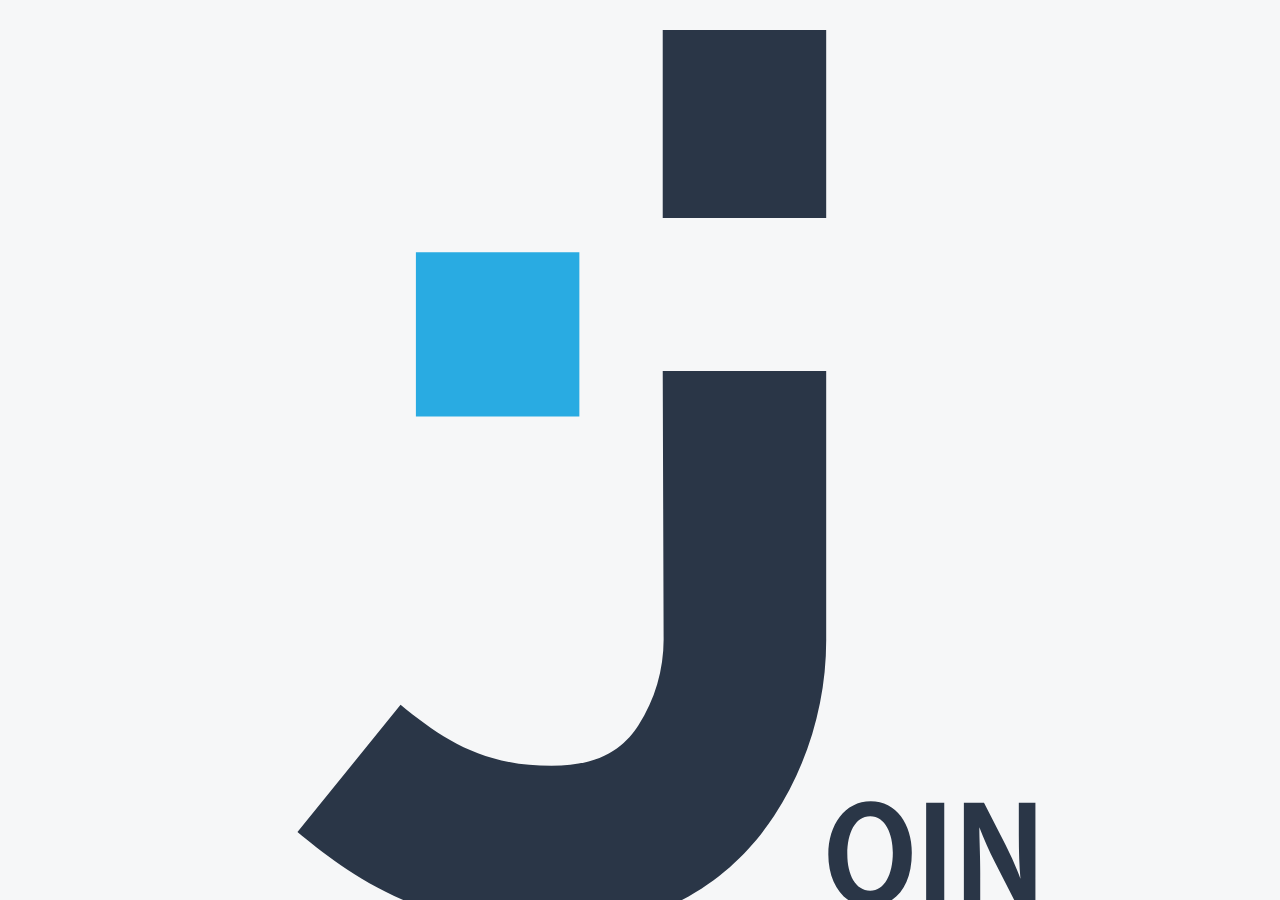
<file: index.html>
<!DOCTYPE html>
<html lang="en">
  <head>
    <meta charset="UTF-8" />
    <meta name="viewport" content="width=device-width, initial-scale=1.0" />
    <link rel="stylesheet" href="./styles/scrollbar.css" />
    <link rel="stylesheet" href="styles/fonts.css" />
    <link rel="stylesheet" href="styles/main.css" />
    <link rel="icon" type="image/x-icon" href="assets/img/join_logo_dark.png"/>
    <title>Join | Home</title>
    <script src="js/storage.js"></script>
    <script src="script.js"></script>
  </head>
  <body onload="init();">
    <div class="main-page">
      <div class="loading-screen">
        <img class="logo" src="assets/img/join_logo.svg" />
      </div>
      <div class="loading-screen-mobile">
        <img class="logo" src="assets/img/join_logo_white.svg" />
      </div>
      <div class="signup-container">
        <span>Not a Join user?</span>
        <a href="signup.html">
          <button class="sign-btn">Sign up</button>
        </a>
      </div>
      <div class="login-container">
        <h1>Log in</h1>
        <form id="login-form" onsubmit="loginUser(); return false;">
          <div class="line"></div>
          <div class="input-container">
            <input id="email" type="email" placeholder="Email" />
            <input
              id="password"
              class=""
              type="password"
              placeholder="Password"
            />
            <span id="error" style="display: none"
              >Ups! Wrong password. Try again.
            </span>
          </div>
          <div class="options">
            <div class="remember-container">
              <input id="remember" type="checkbox" />
              <label for="remember">Remember me</label>
            </div>
            <a href="forgot.html" id="remember-link">I forgot my password</a>
          </div>
          <div class="login-buttons">
            <button type="submit" id="login">Log in</button>
            <button type="button" id="guest-login" onclick="guestUser();">
              Guest Log in
            </button>
          </div>
        </form>
      </div>
      <footer class="footer">
        <a target="_blank" href="privacy_police.html">Privacy Policy</a>
        <a target="_blank" href="legal_notice.html">Legal Notice</a>
      </footer>
    </div>
  </body>
</html>
</file>
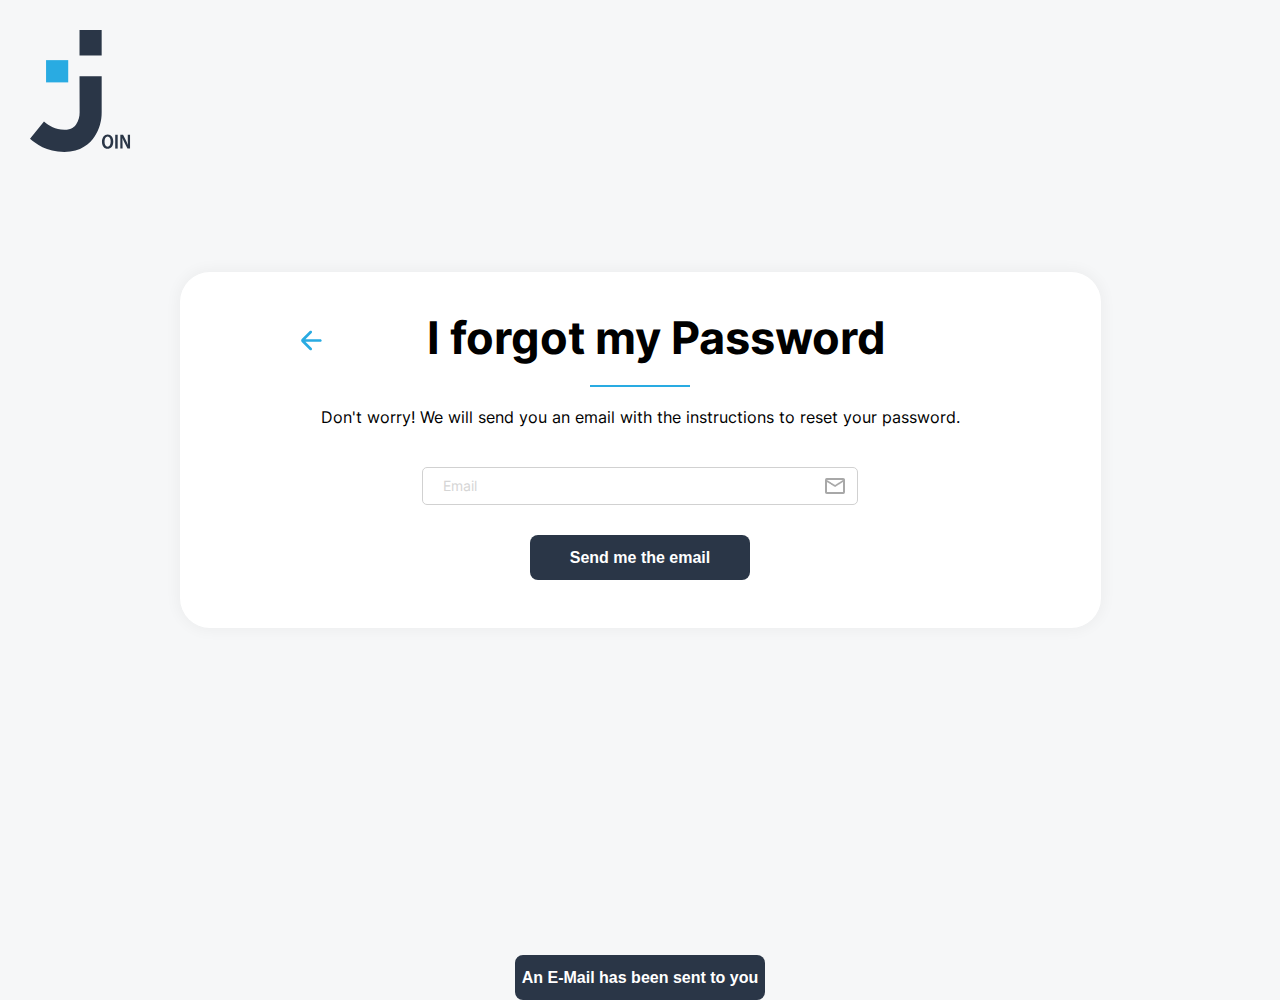
<file: forgot.html>
<!DOCTYPE html>
<html lang="en">
<head>
    <meta charset="UTF-8">
    <meta name="viewport" content="width=device-width, initial-scale=1.0">
    <link rel="stylesheet" href="styles/fonts.css">
    <link rel="stylesheet" href="styles/forgot.css">
    <link rel="stylesheet" href="./styles/scrollbar.css" />
    <script src="script.js"></script>
    <script src="js/storage.js"></script>
    <link rel="icon" type="image/x-icon" href="assets/img/join_logo_dark.png"/>
    <title>Join | I forgot my Password</title>
</head>
<body onload="loadUsers();">
    <div class="forgot-page">
        <div class="loading-screen">
          <img class="logo" src="assets/img/join_logo.svg" />
        </div>
        <div class="login-container">
          <div class="header">
            <a href="index.html">
            <img class="arrow" src="assets/img/arrow_left.svg">
          </a>
            <h1>I forgot my Password</h1>
          </div>
          <form id="forgot-form" onsubmit="sendMail(event)">
            <div class="line"></div>
            <div class="paragraph">
              <span>Don't worry! We will send you an email with the instructions to reset your password.</span>
            </div>
            <br>
            <div class="input-container">
              <input name="name" id="email" type="email" placeholder="Email" required/>
              <span id="error" style="display: none"
              >Ups! This email doesn't exist. Try again.
            </span>
            </div>
            <div class="login-buttons">
              <button id="login">Send me the email</button>
            </div>
          </form>
        </div>
        <div class="overlay"></div>
        <button class="fly-in-button">An E-Mail has been sent to you</button>
        <script src="js/forgot.js"></script>
</body>
</html>
</file>
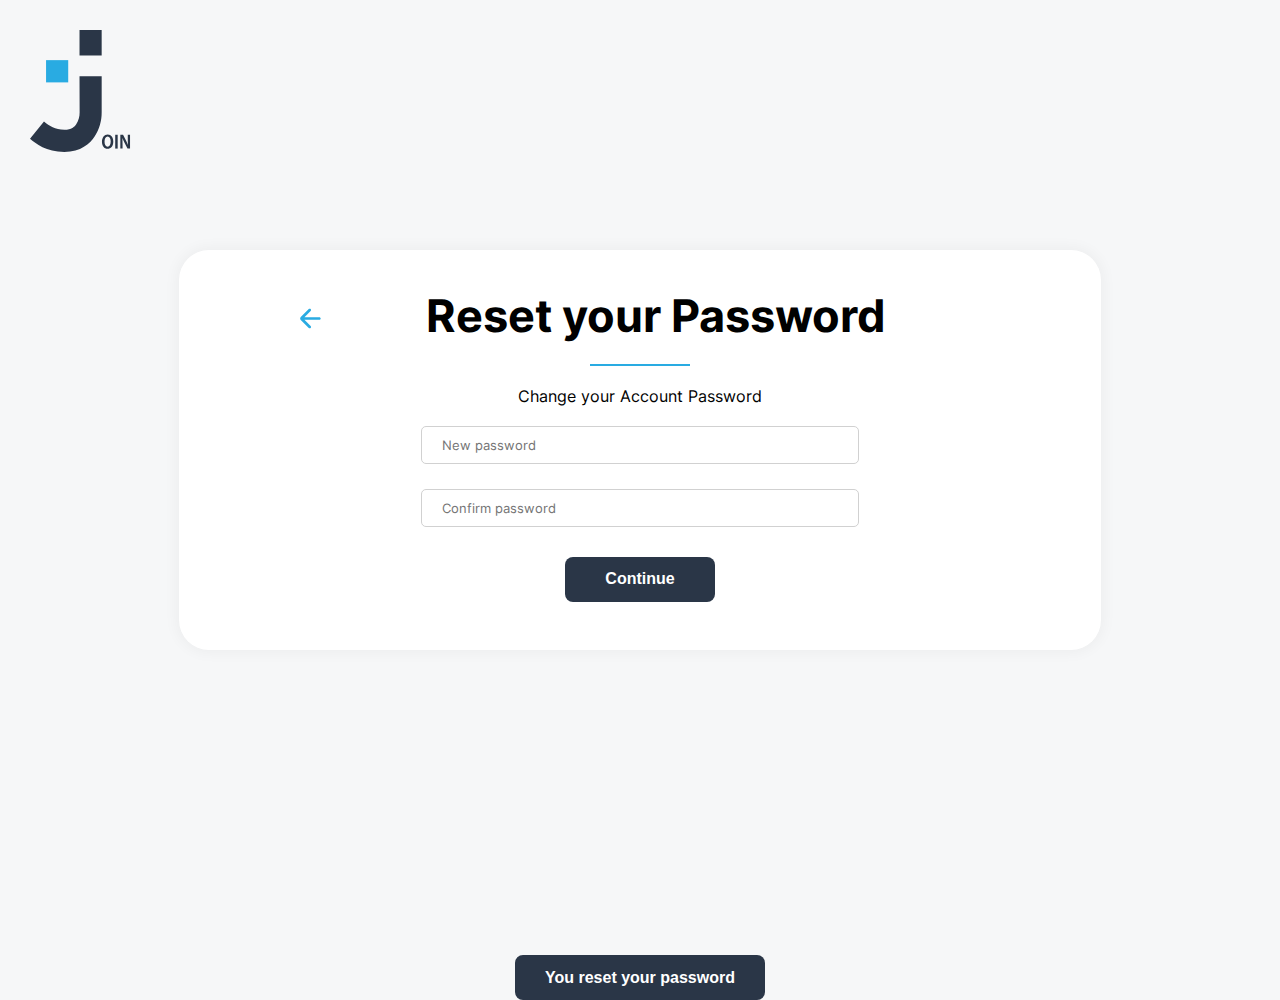
<file: reset.html>
<!DOCTYPE html>
<html lang="en">
<head>
    <meta charset="UTF-8">
    <meta name="viewport" content="width=device-width, initial-scale=1.0">
    <link rel="stylesheet" href="styles/fonts.css">
    <link rel="stylesheet" href="styles/reset.css">
    <link rel="stylesheet" href="./styles/scrollbar.css" />
    <script src="script.js"></script>
    <script src="js/storage.js"></script>
    <link rel="icon" type="image/x-icon" href="assets/img/join_logo_dark.png"/>
    <title>Join | Reset Password</title>

</head>
<body onload="loadUsers();">
    <div class="forgot-page">
        <div class="loading-screen">
          <img class="logo" src="assets/img/join_logo.svg" />
        </div>
        <div class="login-container">
          <div class="header">
            <a href="index.html">
            <img class="arrow" src="assets/img/arrow-left-line.svg">
          </a>
            <h1>Reset your Password</h1>
          </div>
          <form id="forgot-form">
            <div class="line"></div>
            <div class="paragraph">
              <span>Change your Account Password</span>
            </div>
            <br>
            <div class="input-container">
              <input id="password" type="password" placeholder="New password" required />
              <input id="confirmpassword" type="password" placeholder="Confirm password" required />
              <span id="error" style="display: none"
              >Ups! Your new Password doesn't match. Try again.
            </span>
            </div>
            
            <div class="login-buttons">
              <button id="login">Continue</button>
            </div>
          </form>
        </div>
        <div class="overlay"></div>
        <button class="fly-in-button">You reset your password</button>
        <script src="js/reset.js"></script>
</body>
</html>
</file>
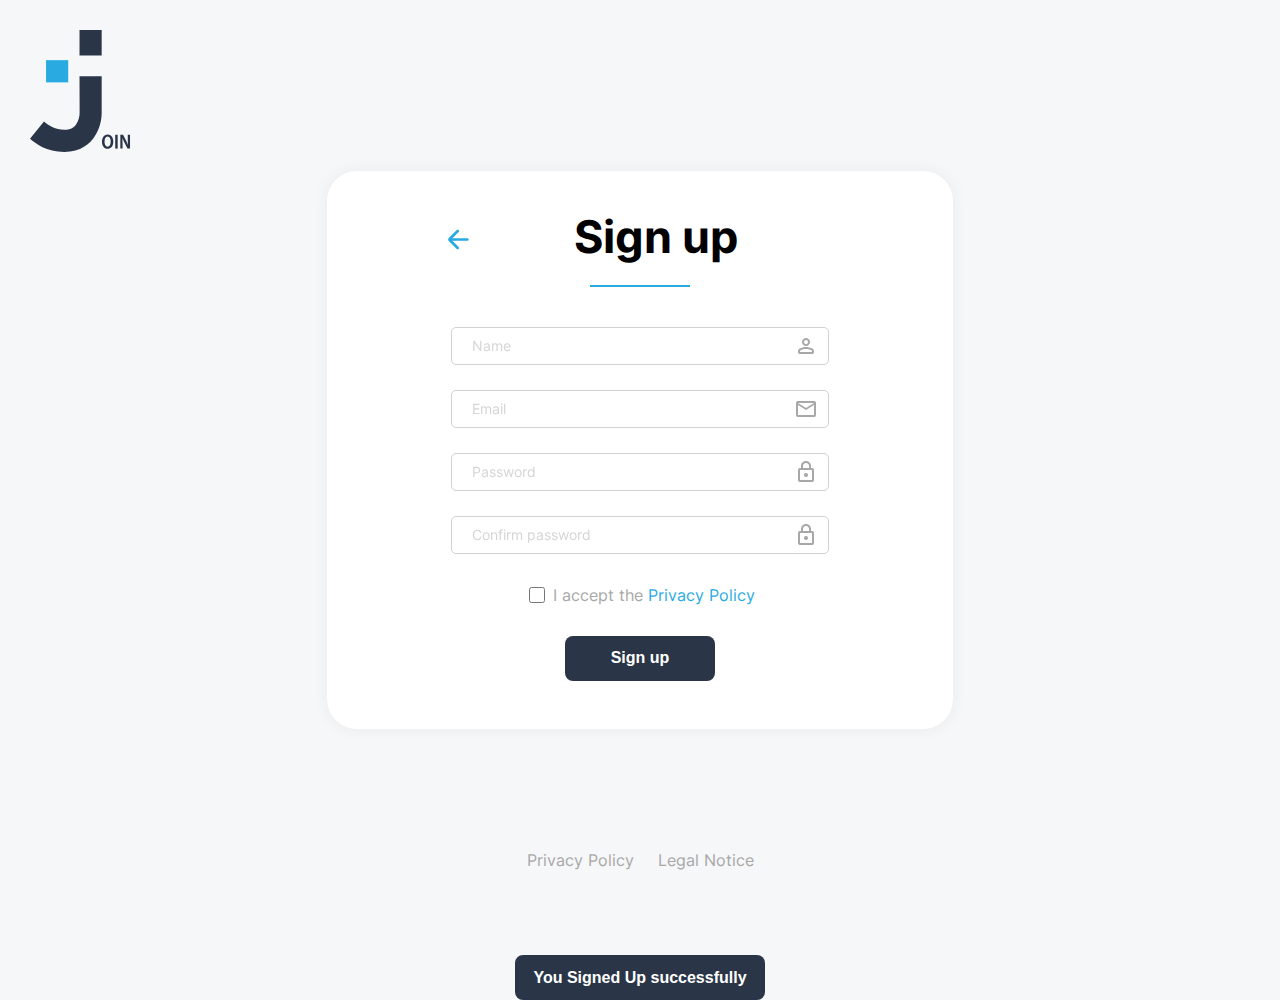
<file: signup.html>
<!DOCTYPE html>
<html lang="en">
<head>
    <meta charset="UTF-8">
    <meta name="viewport" content="width=device-width, initial-scale=1.0">
    <link rel="stylesheet" href="styles/fonts.css">
    <link rel="stylesheet" href="styles/signup.css">
    <link rel="stylesheet" href="./styles/scrollbar.css" />
    <link rel="icon" type="image/x-icon" href="assets/img/join_logo_dark.png"/>
    <script src="js/storage.js"></script>
    
    
    <title>Join | Sign Up</title>
</head>
<body>
    <div class="sign-page">
        <div class="loading-screen">
          <img class="logo" src="assets/img/join_logo.svg" />
        </div>
        <div class="login-container">
          <div class="header">
            <a href="index.html">
            <img class="arrow" src="assets/img/arrow_left.svg">
        </a>
            <h1>Sign up</h1>
          </div>
          <form id="forgot-form">
            <div class="line"></div>
            <div class="input-container">
              <input id="name" type="text" placeholder="Name" required/>
              <input id="email" type="email" placeholder="Email" required/>
              <input id="password" type="password" placeholder="Password" required/>
              <input id="confirmpassword" type="password" placeholder="Confirm password" required/>
              <span id="error" style="display: none"
              >Ups! Wrong password. Try again.
            </span>
            </div>
            <div class="options">
                <div class="privacy-container">
                  <input id="privacy" type="checkbox" required/>
                  <label class="label" for="privacy">I accept the <a target="_blank" href="privacy_police.html">Privacy Policy</a></label>
                </div>
              </div>
            <div class="signup-buttons">
              <button id="signup">Sign up</button>
            </div>
          </form>
          
        </div>
        <div class="overlay"></div>
        <button class="fly-in-button">You Signed Up successfully</button>
        <footer class="footer">
            <a href="privacy_police.html" target="_blank">Privacy Policy</a>
            <a href="legal_notice.html" target="_blank">Legal Notice</a>
          </footer>
          <script src="js/register.js"></script>
</body>
</html>
</file>
<file: styles/scrollbar.css>
/* Scrollbar Design */

::-webkit-scrollbar{
    width: 15px;
    border-radius: 10px;
}

::-webkit-scrollbar-thumb {
    background: #2A3647; 
    border-radius: 10px;
}

::-webkit-scrollbar-thumb:hover {    
    background: #29ABE2; 
  }

  #contacts_container::-webkit-scrollbar {
    width: 10px;
  }
  
  #contacts_container::-webkit-scrollbar-thumb {
    background: #2A3647; 
    border-radius: 10px;
  }
</file>
<file: styles/fonts.css>
/* inter-100 - latin */
@font-face {
  font-display: swap; /* Check https://developer.mozilla.org/en-US/docs/Web/CSS/@font-face/font-display for other options. */
  font-family: "Inter";
  font-style: normal;
  font-weight: 100;
  src: url("../assets/fonts/inter-v12-latin-100.woff2") format("woff2"); /* Chrome 36+, Opera 23+, Firefox 39+, Safari 12+, iOS 10+ */
}
/* inter-200 - latin */
@font-face {
  font-display: swap; /* Check https://developer.mozilla.org/en-US/docs/Web/CSS/@font-face/font-display for other options. */
  font-family: "Inter";
  font-style: normal;
  font-weight: 200;
  src: url("../assets/fonts/inter-v12-latin-200.woff2") format("woff2"); /* Chrome 36+, Opera 23+, Firefox 39+, Safari 12+, iOS 10+ */
}
/* inter-300 - latin */
@font-face {
  font-display: swap; /* Check https://developer.mozilla.org/en-US/docs/Web/CSS/@font-face/font-display for other options. */
  font-family: "Inter";
  font-style: normal;
  font-weight: 300;
  src: url("../assets/fonts/inter-v12-latin-300.woff2") format("woff2"); /* Chrome 36+, Opera 23+, Firefox 39+, Safari 12+, iOS 10+ */
}
/* inter-regular - latin */
@font-face {
  font-display: swap; /* Check https://developer.mozilla.org/en-US/docs/Web/CSS/@font-face/font-display for other options. */
  font-family: "Inter";
  font-style: normal;
  font-weight: 400;
  src: url("../assets/fonts/inter-v12-latin-regular.woff2") format("woff2"); /* Chrome 36+, Opera 23+, Firefox 39+, Safari 12+, iOS 10+ */
}
/* inter-500 - latin */
@font-face {
  font-display: swap; /* Check https://developer.mozilla.org/en-US/docs/Web/CSS/@font-face/font-display for other options. */
  font-family: "Inter";
  font-style: normal;
  font-weight: 500;
  src: url("../assets/fonts/inter-v12-latin-500.woff2") format("woff2"); /* Chrome 36+, Opera 23+, Firefox 39+, Safari 12+, iOS 10+ */
}
/* inter-600 - latin */
@font-face {
  font-display: swap; /* Check https://developer.mozilla.org/en-US/docs/Web/CSS/@font-face/font-display for other options. */
  font-family: "Inter";
  font-style: normal;
  font-weight: 600;
  src: url("../assets/fonts/inter-v12-latin-600.woff2") format("woff2"); /* Chrome 36+, Opera 23+, Firefox 39+, Safari 12+, iOS 10+ */
}
/* inter-700 - latin */
@font-face {
  font-display: swap; /* Check https://developer.mozilla.org/en-US/docs/Web/CSS/@font-face/font-display for other options. */
  font-family: "Inter";
  font-style: normal;
  font-weight: 700;
  src: url("../assets/fonts/inter-v12-latin-700.woff2") format("woff2"); /* Chrome 36+, Opera 23+, Firefox 39+, Safari 12+, iOS 10+ */
}
/* inter-800 - latin */
@font-face {
  font-display: swap; /* Check https://developer.mozilla.org/en-US/docs/Web/CSS/@font-face/font-display for other options. */
  font-family: "Inter";
  font-style: normal;
  font-weight: 800;
  src: url("../assets/fonts/inter-v12-latin-800.woff2") format("woff2"); /* Chrome 36+, Opera 23+, Firefox 39+, Safari 12+, iOS 10+ */
}
/* inter-900 - latin */
@font-face {
  font-display: swap; /* Check https://developer.mozilla.org/en-US/docs/Web/CSS/@font-face/font-display for other options. */
  font-family: "Inter";
  font-style: normal;
  font-weight: 900;
  src: url("../assets/fonts/inter-v12-latin-900.woff2") format("woff2"); /* Chrome 36+, Opera 23+, Firefox 39+, Safari 12+, iOS 10+ */
}
</file>
<file: styles/main.css>
body {
  margin: 0;
  background-color: #f6f7f8;
  font-family: "Inter";
}

.main-page {
  display: flex;
  justify-content: center;
  align-items: center;
  width: 100vw;
  height: 100vh;
  position: relative;
  overflow: hidden;
}

.signup-container {
  display: flex;
  justify-content: center;
  align-items: center;
  gap: 30px;
  position: absolute;
  top: 30px;
  right: 30px;
}

.sign-btn {
  border-radius: 8px;
  width: 100px;
  height: 45px;
  background: #2a3647;
  color: white;
  font-weight: bold;
  font-size: 16px;
  border-style: unset;
}

.loading-screen {
  top: 30px;
  left: 30px;
  background-color: #f6f7f8;
  width: 100vw;
  height: 100vh;
  opacity: 1;
  visibility: visible;
  z-index: 9999;
  transition: opacity 200ms ease-out, visibility 200ms ease-out;
  position: absolute;
  animation: resizeLogo 2s ease-in-out forwards 700ms;
}
.loading-screen-mobile {
  display: none;
}
.logo {
  width: 100%;
  height: 100%;
}

@keyframes resizeLogo {
  0% {
    max-width: 100%;
    max-height: 100%;
  }
  100% {
    max-width: 150px;
    max-height: 150px;
  }
}

#login-form {
  display: flex;
  flex-direction: column;
  align-items: center;
}

.login-container {
  background-color: #ffffff;
  padding: 48px 115px;
  border-radius: 30px;
  box-shadow: 0px 0px 14px 3px rgba(0, 0, 0, 0.04);
}

.login-container h1 {
  margin-top: -10px;
  text-align: center;
  font-size: 45px;
}

.line {
  width: 100px;
  height: 2px;
  background-color: #29abe2;
  margin-top: -10px;
  margin-bottom: 20px;
}

#login {
  border-radius: 8px;
  height: 45px;
  width: 120px;
  background: #2a3647;
  color: white;
  font-weight: bold;
  font-size: 16px;
  transition: 0s background-color;
  border-style: unset;
}

#login:hover {
  background: #29abe2;
  transition-delay: 0.08s;
}

#login:hover,
#guest-login:hover,
.sign-btn:hover {
  cursor: pointer;
}

#login:hover,
.sign-btn:hover {
  background: #29abe2;
}

#guest-login:hover{
  color: #29abe2;
  border-color: #29abe2;
}
#guest-login {
  border-radius: 8px;
  height: 45px;
  width: 120px;
  background: #ffffff;
  color: black;
  font-weight: bold;
  font-size: 16px;
}

#remember-link {
  text-decoration: none;
  color: #29abe2;
  font-weight: 400;
  font-size: 16px;
}

.options {
  display: flex;
  justify-content: center;
  align-items: center;
  gap: 20px;
  margin-bottom: 30px;
  margin-top: 30px;
}

.login-buttons {
  display: flex;
  gap: 40px;
}

#remember {
  width: 16px;
  height: 16px;
  color: #2a3647;
  font-weight: 400;
  font-size: 16px;
}

.remember-container {
  display: flex;
  justify-content: center;
  align-items: center;
  gap: 5px;
}

#email,
#password {
  padding: 10px;
  width: 100%;
  border-radius: 5px;
  border-color: #d1d1d1;
  border: 1px solid #d1d1d1;
  text-indent: 10px;
  font-family: "Inter";
}

#email::placeholder {
  color: #d1d1d1;
  opacity: 0.9;
  font-weight: 400;
  text-indent: 10px;
  font-size: 14px;
}

#email {
  background-image: url("../assets/img/mail.png");
  background-repeat: no-repeat;
  background-position: center right 10px;
}

#password {
  background-image: url("../assets/img/lock.png");
  background-repeat: no-repeat;
  background-position: center right 10px;
}

#password::placeholder {
  color: #d1d1d1;
  opacity: 0.9;
  font-weight: 400;
  text-indent: 10px;
  font-size: 14px;
}

.input-container {
  display: flex;
  flex-direction: column;
  justify-content: center;
  align-items: center;
  gap: 25px;
  width: 100%;
  margin-bottom: 10px;
}

.footer {
  display: flex;
  justify-content: center;
  gap: 24px;
  position: absolute;
  bottom: 30px;
}

.footer a {
  text-decoration: none;
  color: #a8a8a8;
}

.border-red {
  border-color: red !important;
  outline: none;
}

#error {
  display: flex;
  color: red;
  margin-top: -20px;
  margin-left: -10px;
  align-self: flex-start;
  font-size: 12px;
}

@media (max-width: 600px) {
  .loading-screen {
    display: flex;
    transition: unset;
    position: absolute;
    transition: opacity 100ms ease-out, visibility 100ms ease-out;
    position: absolute;
    animation: resizeLogo 0.8s ease-in-out forwards 500ms;
  }

  .loading-screen-mobile {
    display: flex;
    justify-content: center;
    align-items: center;
    top: 0;
    left: 0;
    background-color: #2a3647;
    width: 100vw;
    height: 100vh;
    opacity: 1;
    visibility: visible;
    z-index: 9999;
    transition: opacity 100ms ease-out, visibility 100ms ease-out;
    position: absolute;
    animation: resizeLogoMobile 0.8s ease-in-out forwards 500ms;
  }

  .loading-screen-mobile img {
    height: 150px;
    width: 150px;
  }

  @keyframes resizeLogoMobile {
    0% {
      max-width: 100%;
      max-height: 100%;
    }
    90% {
      opacity: 0;
      display: none;
      top: 40px;
      left: 40px;
    }
    100% {
      max-width: 0%;
      max-height: 0%;
      display: none;
      top: 40px;
      left: 40px;
    }
  }

  @keyframes resizeLogo {
    0% {
      max-width: 100%;
      max-height: 100%;
      display: none;
      opacity: 0;
    }

    50% {
      max-width: 150px;
      max-height: 150px;
      opacity: 0;
      display: none;
    }

    100% {
      max-width: 80px;
      max-height: 80px;
      opacity: 1;
      display: flex;
    }
  }

  .login-container {
    padding: 57px 80px;
  }

  .signup-container {
    top: unset;
    bottom: 10vh;
    right: 20vw;
  }

  .login-buttons {
    flex-direction: column;
    gap: 15px;
  }

  #login {
    width: 170px;
  }

  #guest-login {
    width: 170px;
  }

  .options {
    flex-direction: column;
  }

  .options a {
    order: -1;
  }
}

@media (max-width: 375px) {
  .loading-screen img {
    background-color: unset;
    display: none;
  }

  .loading-screen {
    background-color: unset;
    display: none;
  }

  .login-container {
    margin-top: 60px;
    padding: 24px 37px;
  }

  .main-page {
    align-items: flex-start;
  }
}
</file>
<file: styles/forgot.css>
body {
  margin: 0;
  background-color: #f6f7f8;
  font-family: "Inter";
}

.forgot-page {
  display: flex;
  justify-content: center;
  align-items: center;
  width: 100vw;
  height: 100vh;
}

.loading-screen {
  top: 30px;
  left: 30px;
  background-color: #f6f7f8;
  opacity: 1;
  visibility: visible;
  z-index: 9999;
  position: absolute;
}

.logo {
  width: 100%;
  height: 100%;
}

@keyframes resizeLogo {
  0% {
    max-width: 100%;
    max-height: 100%;
  }
  100% {
    max-width: 150px;
    max-height: 150px;
  }
}

#forgot-form {
  display: flex;
  flex-direction: column;
  align-items: center;
}

.login-container {
  background-color: #ffffff;
  padding: 48px 115px;
  border-radius: 30px;
  box-shadow: 0px 0px 14px 3px rgba(0, 0, 0, 0.04);
}

.login-container h1 {
  margin-top: -10px;
  text-align: center;
  font-size: 45px;
  margin-left: 100px;
  margin-right: 100px;
}

.line {
  width: 100px;
  height: 2px;
  background-color: #29abe2;
  margin-top: -10px;
  margin-bottom: 20px;
}

#login {
  border-radius: 8px;
  height: 45px;
  width: 220px;
  background: #2a3647;
  color: white;
  font-weight: bold;
  font-size: 16px;
  margin-top: 20px;
  border-style: unset;
}

#login:hover {
  cursor: pointer;
  background: #29abe2;
}

.login-buttons {
  display: flex;
  gap: 40px;
}

#email {
  padding: 10px;
  width: 60%;
  border-radius: 5px;
  border-color: #d1d1d1;
  border: 1px solid #d1d1d1;
  text-indent: 10px;
  font-family: "Inter";
  margin-top: 20px;
  background-image: url("../assets/img/mail.png");
  background-repeat: no-repeat;
  background-position: center right 10px;
}

#email::placeholder {
  color: #d1d1d1;
  opacity: 0.9;
  font-weight: 400;
  text-indent: 10px;
  font-size: 14px;
}

.input-container {
  display: flex;
  flex-direction: column;
  justify-content: center;
  align-items: center;
  gap: 25px;
  width: 100%;
  margin-bottom: 10px;
}

.header {
  display: flex;
  align-items: center;
  justify-content: center;
}

.arrow {
  margin-bottom: 30px;
}
.arrow:hover {
  cursor: pointer;
  background-color: #f6f7f8;
  border-radius: 25px;
}

.border-red {
  border-color: red !important;
  outline: none;
}

#error {
  display: flex;
  position: sticky;
  color: red;
  margin-top: -20px;
  margin-left: 130px;
  align-self: flex-start;
  font-size: 12px;
}

/* Pop Up Test */

body,
html {
  margin: 0;
  overflow: hidden;
}

.overlay {
  position: absolute;
  top: 0;
  left: 0;
  width: 100%;
  height: 100%;
  background-color: rgba(0, 0, 0, 0.5); /* Light grey with some transparency */
  z-index: 1;
  opacity: 0;
  pointer-events: none; /* Allow clicks to pass through the overlay */
  transition: opacity 0.5s ease;
}

.fly-in-button {
  position: absolute;
  bottom: -100px; /* Start off the screen at the bottom */
  left: 50%;
  transform: translateX(-50%);
  border: none;
  border-radius: 4px;
  font-size: 16px;
  z-index: 2;
  cursor: pointer;
  transition: bottom 1s ease;
  border-radius: 8px;
  height: 45px;
  width: 250px;
  background: #2a3647;
  color: white;
  font-weight: bold;
  font-size: 16px;
}

body.clicked .overlay {
  opacity: 1; /* Show the overlay when button animates in */
}

body.clicked .fly-in-button {
  bottom: 50px; /* Move to the center of the screen */
}

@media (max-width: 600px) {
  .loading-screen img {
    width: 100px;
    height: 100px;
  }

  .login-container {
    padding: 34px 34px;
    width: 70vw;
  }

  #email {
    width: 95%;
  }

  #login {
    width: 170px;
  }

  .header {
    align-items: flex-start;
    text-align: center;
  }

  .header h1 {
    font-size: 34px !important;
    align-self: center;
    margin-left: unset;
    margin-right: unset;
  }

  .header a {
    position: absolute;
    top: 35vh;
    left: 15vw;
  }
}

@media (max-width: 375px) {
  .login-container {
    margin-top: 60px;
    padding: 24px 37px;
  }

  .main-page {
    align-items: flex-start;
  }
}
</file>
<file: styles/signup.css>
body {
  margin: 0;
  background-color: #f6f7f8;
  font-family: "Inter";
}

.sign-page {
  display: flex;
  justify-content: center;
  align-items: center;
  width: 100vw;
  height: 100vh;
}

.loading-screen {
  top: 30px;
  left: 30px;
  background-color: #f6f7f8;
  opacity: 1;
  visibility: visible;
  z-index: 9999;
  position: absolute;
}

.logo {
  width: 100%;
  height: 100%;
}

@keyframes resizeLogo {
  0% {
    max-width: 100%;
    max-height: 100%;
  }
  100% {
    max-width: 150px;
    max-height: 150px;
  }
}

#forgot-form {
  display: flex;
  flex-direction: column;
  align-items: center;
}

.login-container {
  background-color: #ffffff;
  padding: 48px 115px;
  border-radius: 30px;
  box-shadow: 0px 0px 14px 3px rgba(0, 0, 0, 0.04);
}

.login-container h1 {
  margin-top: -10px;
  text-align: center;
  font-size: 45px;
  margin-left: 100px;
  margin-right: 100px;
}

.line {
  width: 100px;
  height: 2px;
  background-color: #29abe2;
  margin-top: -10px;
  margin-bottom: 20px;
}

#signup {
  border-radius: 8px;
  height: 45px;
  width: 150px;
  background: #2a3647;
  color: white;
  font-weight: bold;
  font-size: 16px;
  border-style: unset;
}

#signup:hover {
  cursor: pointer;
  background: #29abe2;
}

.signup-buttons {
  display: flex;
  gap: 40px;
}

#email {
  padding: 10px;
  width: 90%;
  border-radius: 5px;
  border-color: #d1d1d1;
  border: 1px solid #d1d1d1;
  text-indent: 10px;
  font-family: "Inter";
  background-image: url("../assets/img/mail.png");
  background-repeat: no-repeat;
  background-position: center right 10px;
}

#email::placeholder {
  color: #d1d1d1;
  opacity: 0.9;
  font-weight: 400;
  text-indent: 10px;
  font-size: 14px;
}

.input-container {
  display: flex;
  flex-direction: column;
  justify-content: center;
  align-items: center;
  gap: 25px;
  width: 100%;
  margin-bottom: 10px;
}

.header {
  display: flex;
  align-items: center;
  justify-content: center;
}

.arrow {
  margin-bottom: 30px;
}
.arrow:hover {
  cursor: pointer;
  background-color: #f6f7f8;
  border-radius: 25px;
}

#confirmpassword {
  padding: 10px;
  width: 90%;
  border-radius: 5px;
  border-color: #d1d1d1;
  border: 1px solid #d1d1d1;
  text-indent: 10px;
  font-family: "Inter";
  background-image: url("../assets/img/lock.png");
  background-repeat: no-repeat;
  background-position: center right 10px;
}

#confirmpassword::placeholder {
  color: #d1d1d1;
  opacity: 0.9;
  font-weight: 400;
  text-indent: 10px;
  font-size: 14px;
}

#name {
  padding: 10px;
  width: 90%;
  border-radius: 5px;
  border-color: #d1d1d1;
  border: 1px solid #d1d1d1;
  text-indent: 10px;
  font-family: "Inter";
  margin-top: 20px;
  background-image: url("../assets/img/person.svg");
  background-repeat: no-repeat;
  background-position: center right 10px;
}

#name::placeholder {
  color: #d1d1d1;
  opacity: 0.9;
  font-weight: 400;
  text-indent: 10px;
  font-size: 14px;
}

#password {
  padding: 10px;
  width: 90%;
  border-radius: 5px;
  border-color: #d1d1d1;
  border: 1px solid #d1d1d1;
  text-indent: 10px;
  font-family: "Inter";
  background-image: url("../assets/img/lock.png");
  background-repeat: no-repeat;
  background-position: center right 10px;
}

#password::placeholder {
  color: #d1d1d1;
  opacity: 0.9;
  font-weight: 400;
  text-indent: 10px;
  font-size: 14px;
}

#privacy {
  width: 16px;
  height: 16px;
  color: #2a3647;
  font-weight: 400;
  font-size: 16px;
}

.privacy-container {
  display: flex;
  justify-content: center;
  align-items: center;
  gap: 5px;
}

#remember-link {
  text-decoration: none;
  color: #29abe2;
  font-weight: 400;
  font-size: 16px;
}

.options {
  display: flex;
  justify-content: center;
  align-items: center;
  gap: 2px;
  margin-bottom: 30px;
  margin-top: 20px;
}

.label {
  color: #a8a8a8;
}

.label a {
  text-decoration: none;
  color: #29abe2;
}

.footer {
  display: flex;
  justify-content: center;
  gap: 24px;
  position: absolute;
  bottom: 30px;
  width: 100%;
}

.footer a {
  text-decoration: none;
  color: #a8a8a8;
}

.border-red {
  border-color: red !important;
  outline: none;
}

#error {
  display: flex;
  color: red;
  margin-top: -20px;
  margin-left: 10px;
  align-self: flex-start;
  font-size: 12px;
}

/* Pop up test */

body,
html {
  margin: 0;
  overflow: hidden;
}

.overlay {
  position: absolute;
  top: 0;
  left: 0;
  width: 100%;
  height: 100%;
  background-color: rgba(0, 0, 0, 0.5); /* Light grey with some transparency */
  z-index: 1;
  opacity: 0;
  pointer-events: none; /* Allow clicks to pass through the overlay */
  transition: opacity 0.5s ease;
}

.fly-in-button {
  position: absolute;
  bottom: -100px; /* Start off the screen at the bottom */
  left: 50%;
  transform: translateX(-50%);
  border: none;
  border-radius: 4px;
  font-size: 16px;
  z-index: 2;
  cursor: pointer;
  transition: bottom 1s ease;
  border-radius: 8px;
  height: 45px;
  width: 250px;
  background: #2a3647;
  color: white;
  font-weight: bold;
  font-size: 16px;
}

body.clicked .overlay {
  opacity: 1; /* Show the overlay when button animates in */
}

body.clicked .fly-in-button {
  bottom: 50px; /* Move to the center of the screen */
}

@media (max-width: 600px) {
  .loading-screen img {
    width: 70px;
    height: 70px;
  }

  .login-container {
    padding: 34px 34px;
    width: 70vw;
  }

  #email {
    width: 90%;
  }

  #login {
    width: 170px;
  }

  .header {
    align-items: flex-start;
    text-align: center;
  }

  .header h1 {
    font-size: 34px !important;
    align-self: center;
    margin-left: unset;
    margin-right: unset;
  }

  .header a {
    position: absolute;
    top: 25vh;
    left: 15vw;
  }
}

@media (max-width: 375px) {
  .login-container {
    margin-top: 60px;
    padding: 24px 37px;
  }

  .main-page {
    align-items: flex-start;
  }
}
</file>
